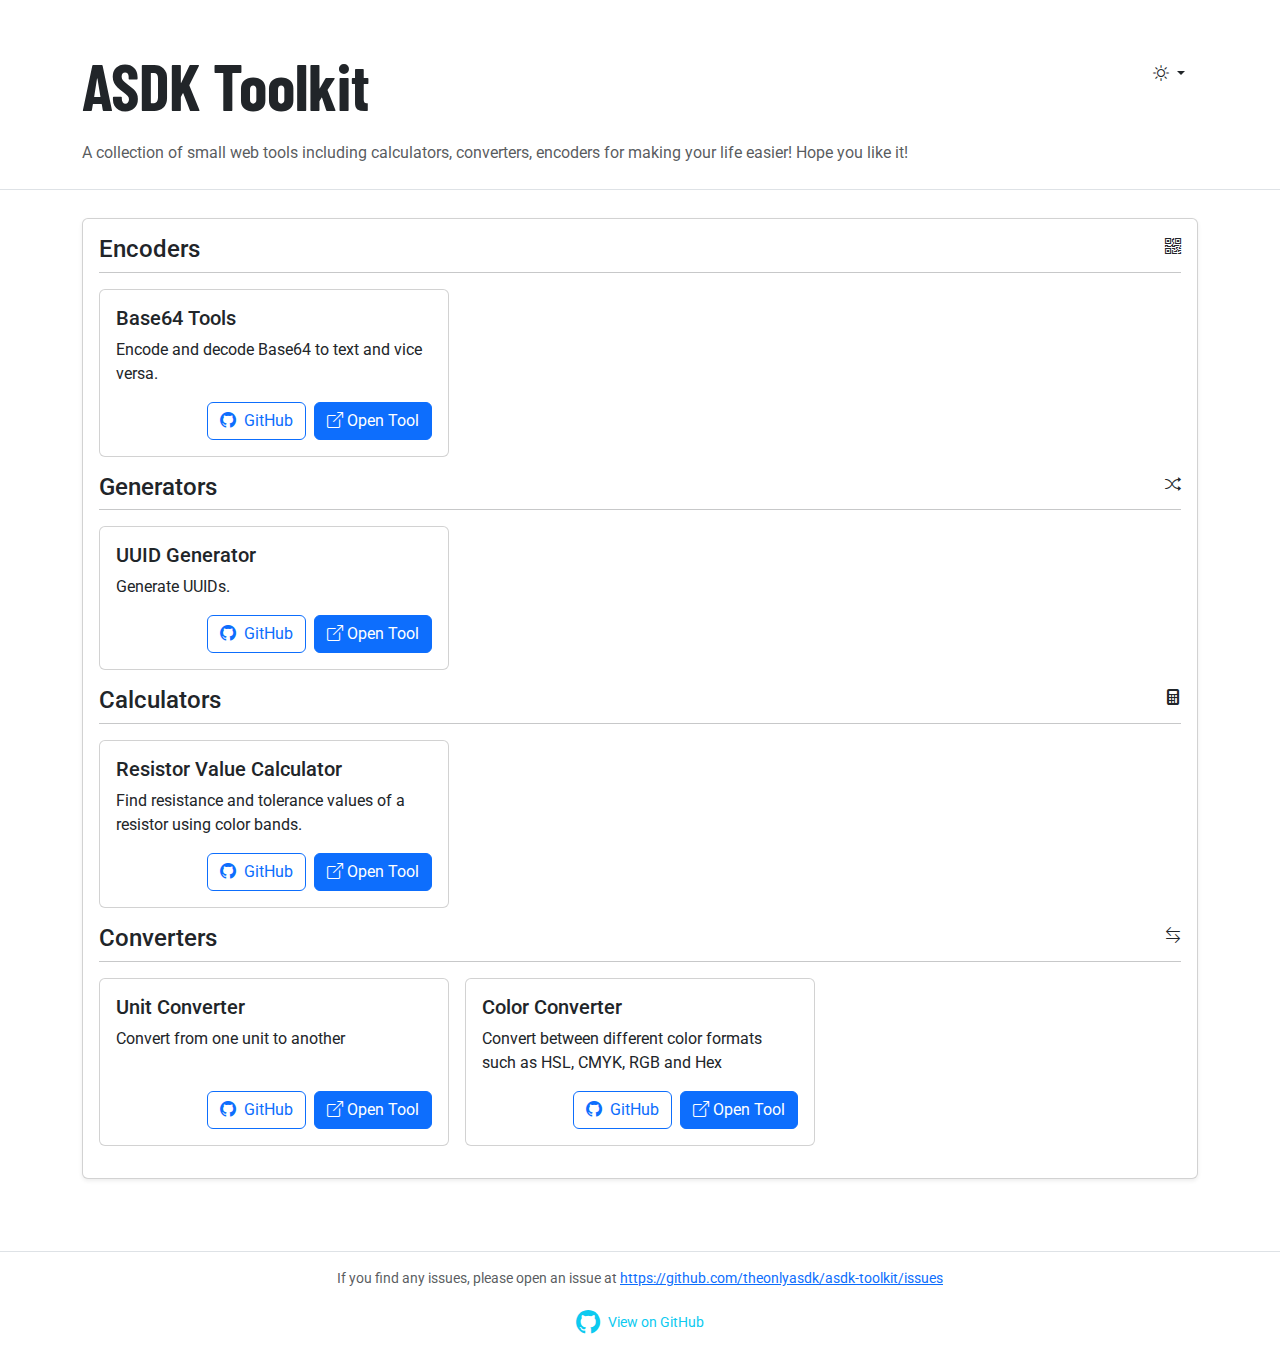
<file: index.html>
<!doctype html>
<html lang="en">

<head>
    <meta charset="utf-8">
    <meta name="viewport" content="width=device-width,initial-scale=1">
    <title>ASDK Toolkit</title>
    <link href="https://cdn.jsdelivr.net/npm/bootstrap@5.3.2/dist/css/bootstrap.min.css" rel="stylesheet">
    <link href="https://cdn.jsdelivr.net/npm/bootstrap-icons@1.11.3/font/bootstrap-icons.css" rel="stylesheet">
    <script src="https://code.jquery.com/jquery-3.7.1.min.js"></script>
    <script src="https://cdn.jsdelivr.net/npm/bootstrap@5.3.2/dist/js/bootstrap.bundle.min.js"></script>
    <link rel="preconnect" href="https://fonts.googleapis.com">
    <link rel="preconnect" href="https://fonts.gstatic.com" crossorigin>
    <link
        href="https://fonts.googleapis.com/css2?family=Barlow+Condensed:ital,wght@0,100;0,200;0,300;0,400;0,500;0,600;0,700;0,800;0,900;1,100;1,200;1,300;1,400;1,500;1,600;1,700;1,800;1,900&family=Inconsolata:wght@200..900&family=Manrope:wght@200..800&family=Roboto:ital,wght@0,100..900;1,100..900&display=swap"
        rel="stylesheet">
    <link rel="stylesheet" href="css/app.css">
</head>

<body data-bs-theme="dark">
    <header class="mb-1 border-bottom pb-4">
        <div class="container d-flex justify-content-between align-items-center mb-2 mt-4">
            <h1 class="mt-4 asdk-toolkit fw-bold d-flex flex-row align-items-center gap-2 mb-0">
                ASDK Toolkit
            </h1>

            <!-- Theme toggle dropdown -->
            <div class="dropdown">
                <button class="btn dropdown-toggle" type="button" data-bs-toggle="dropdown" aria-expanded="false"
                    title="Select theme">
                    <i class="bi bi-sun"></i>
                </button>
                <ul class="dropdown-menu dropdown-menu-end shadow">
                    <li><a class="dropdown-item theme-option" href="#" data-theme="light"><i
                                class="bi bi-sun me-2"></i>Light</a></li>
                    <li><a class="dropdown-item theme-option" href="#" data-theme="dark"><i
                                class="bi bi-moon me-2"></i>Dark</a></li>
                    <li><a class="dropdown-item theme-option" href="#" data-theme="auto"><i
                                class="bi bi-circle-half me-2"></i>Auto</a></li>
                </ul>
            </div>
        </div>

        <div class="container">
            <p class="text-muted mb-0 mt-3">
                A collection of small web tools including calculators, converters, encoders for making your life easier!
                Hope you like it!
            </p>
        </div>
    </header>
    <div class="container py-4">
        <section class="mb-5 card p-3 shadow-sm" id="tools-section">
            <div class="d-flex flex-column gap-2 w-100 align-items-center justify-content-center">
                <span class="loader"></span>
                <p>Loading....</p>
            </div>
        </section>
    </div>
    <footer class="d-flex flex-column align-items-center justify-content-center text-center pt-3 pb-3 border-top">
        <p class="small text-muted mb-3">
            If you find any issues, please open an issue at <a
                href="https://github.com/theonlyasdk/asdk-toolkit/issues">https://github.com/theonlyasdk/asdk-toolkit/issues</a>
        </p>
        <small>
            <a href="https://github.com/theonlyasdk/asdk-toolkit/" target="_blank" style="max-width: max-content;"
                class="d-flex flex-row gap-2 align-items-center justify-content-center text-decoration-none text-info">
                <i class="bi bi-github fs-4"></i>View on GitHub
            </a>
        </small>
    </footer>
</body>
<script src="js/index.js"></script>

</html>
</file>
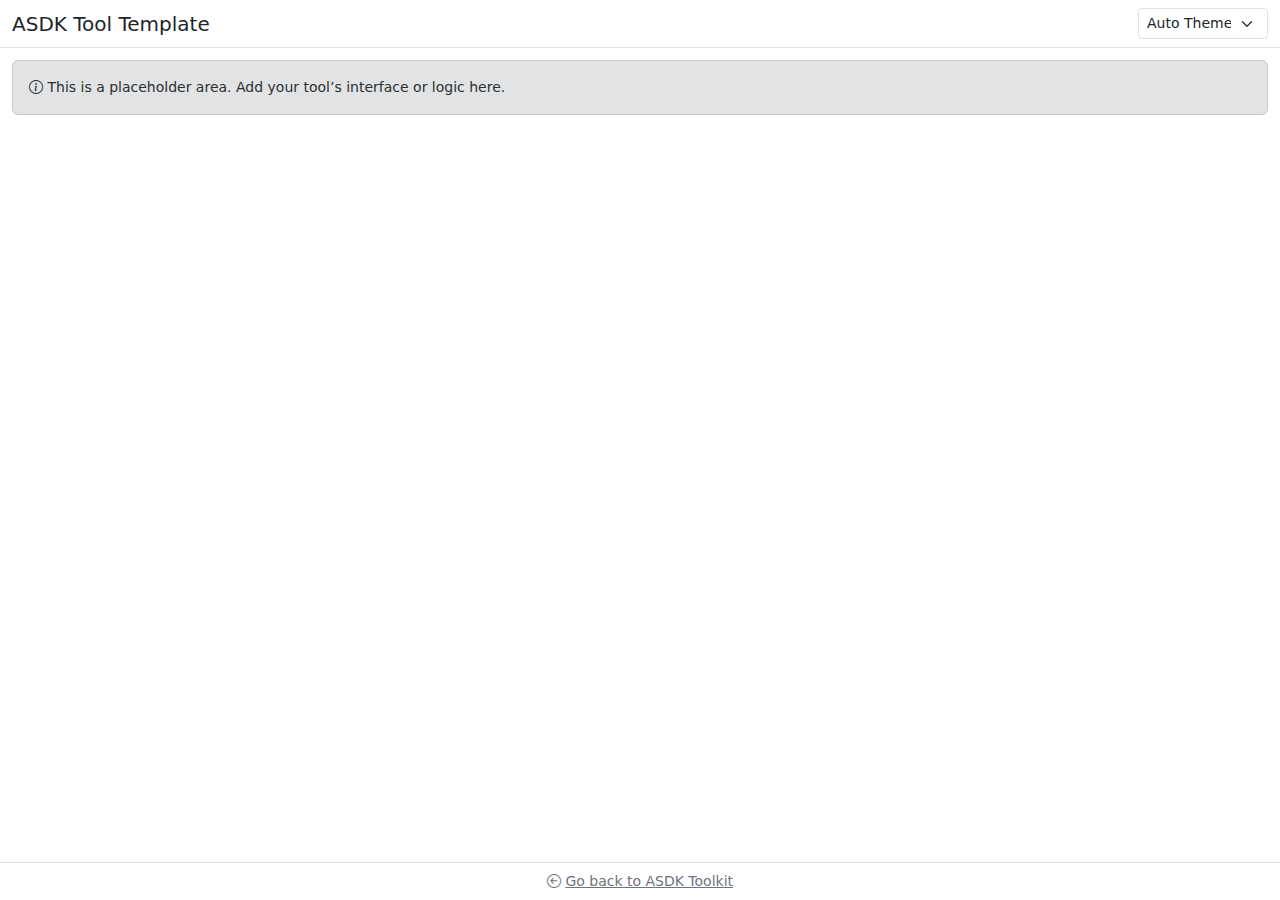
<file: docs/tool_template.htm>
<!doctype html>
<html lang="en">
<head>
    <meta charset="utf-8" />
    <meta name="viewport" content="width=device-width,initial-scale=1" />
    <title>ASDK Tool Template</title>

    <link href="https://cdn.jsdelivr.net/npm/bootstrap@5.3.3/dist/css/bootstrap.min.css" rel="stylesheet">
    <link href="https://cdn.jsdelivr.net/npm/bootstrap-icons@1.11.3/font/bootstrap-icons.css" rel="stylesheet">
    <link href="https://fonts.googleapis.com/css2?family=Inconsolata&display=swap" rel="stylesheet">

    <style>
        body {
            height: 100vh;
            display: flex;
            flex-direction: column;
        }
        #main {
            flex: 1 1 auto;
            padding: .75rem;
            overflow-y: auto;
        }
        header {
            padding: .5rem .75rem;
            border-bottom: 1px solid var(--bs-border-color);
        }
    </style>
</head>
<body>
    <header class="d-flex align-items-center gap-3 flex-wrap">
        <h5 class="mb-0">ASDK Tool Template</h5>

        <div class="ms-auto d-flex align-items-center gap-2 flex-wrap">
            <select class="form-select form-select-sm" id="themeSelect" style="width:130px;" title="Select theme">
                <option value="auto">Auto Theme</option>
                <option value="light">Light Theme</option>
                <option value="dark">Dark Theme</option>
            </select>
        </div>
    </header>

    <main id="main" class="container-fluid">
        <!-- Tool content goes here -->
        <div class="alert alert-secondary small" role="alert">
            <i class="bi bi-info-circle"></i>
            This is a placeholder area. Add your tool’s interface or logic here.
        </div>
    </main>

    <div class="p-2 text-center small border-top">
        <i class="bi bi-arrow-left-circle pr-3 link-secondary"></i>
        <a href="https://theonlyasdk.github.io/asdk-toolkit" class="link-secondary" title="Go back to ASDK Toolkit">
            Go back to ASDK Toolkit
        </a>
    </div>

    <script src="https://code.jquery.com/jquery-3.7.1.min.js"></script>
    <script src="https://cdn.jsdelivr.net/npm/bootstrap@5.3.3/dist/js/bootstrap.bundle.min.js"></script>

    <script>
    (function($){
        // === THEME HANDLING ===
        const $theme = $('#themeSelect');
        function applyTheme(mode){
            if(mode === 'auto'){
                const prefersDark = window.matchMedia('(prefers-color-scheme: dark)').matches;
                document.body.setAttribute('data-bs-theme', prefersDark ? 'dark' : 'light');
            } else {
                document.body.setAttribute('data-bs-theme', mode);
            }
        }
        const storedMode = localStorage.getItem('asdk-toolkit-theme') || 'auto';
        $theme.val(storedMode);
        applyTheme(storedMode);
        $theme.on('change', function(){
            const val = $(this).val();
            localStorage.setItem('asdk-toolkit-theme', val);
            applyTheme(val);
        });

        // === TOOL LOGIC PLACEHOLDER ===
        // Insert tool-specific JS below this line
        // Example:
        // $('#main').append('<p class="text-muted">Tool initialized.</p>');
    })(jQuery);
    </script>
</body>
</html>
</file>
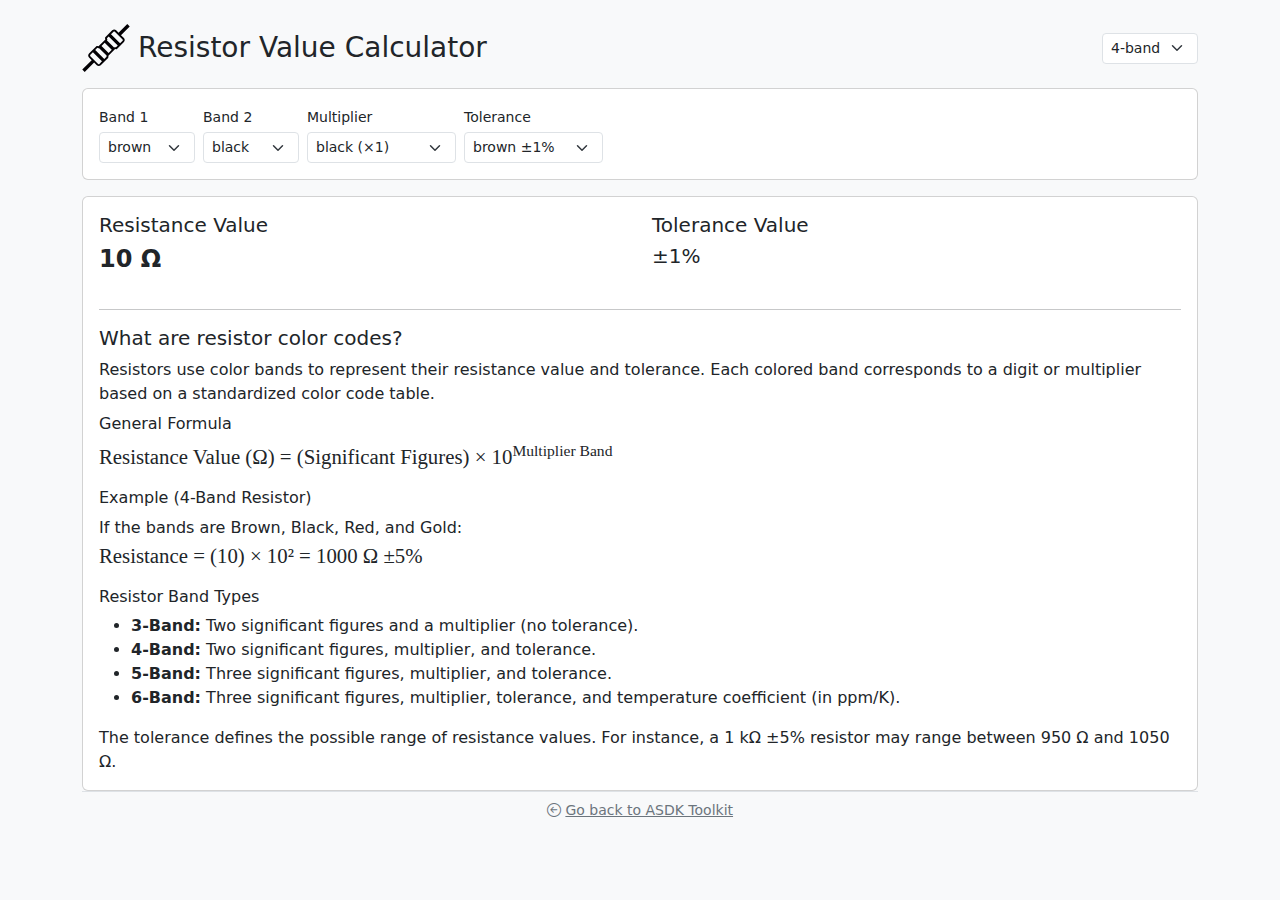
<file: tools/calculators/resistor_value_calc.html>
<!doctype html>
<html lang="en">
    <head>
        <meta charset="utf-8" />
        <meta name="viewport" content="width=device-width,initial-scale=1" />
        <title>Resistor Value Calculator</title>
        <link href="https://cdn.jsdelivr.net/npm/bootstrap@5.3.2/dist/css/bootstrap.min.css" rel="stylesheet" />
        <link href="https://cdn.jsdelivr.net/npm/bootstrap-icons@1.11.3/font/bootstrap-icons.css" rel="stylesheet" />
        <script src="https://code.jquery.com/jquery-3.7.1.min.js"></script>
        <script src="https://cdn.jsdelivr.net/npm/bootstrap@5.3.2/dist/js/bootstrap.bundle.min.js"></script>
        <style>
            .serif {
                font-family: "Times New Roman", serif;
                font-size: 1.3em;
            }
        </style>
    </head>
    <body class="bg-light">
        <div class="container py-4">
            <div class="d-flex justify-content-between align-items-center mb-3">
                <h3 class="m-0 d-flex flex-row align-items-center justify-content-center gap-2">
                    <!-- SVG credits: https://www.svgrepo.com/svg/162003/resistor -->
                    <svg height="48px" width="48px" id="Capa_1" version="1.1" xmlns="http://www.w3.org/2000/svg" xmlns:xlink="http://www.w3.org/1999/xlink" viewBox="0 0 13.894 13.894" xml:space="preserve" title="Icon from svgrepo.com">
                        <g>
                            <path
                                style="fill: #030104"
                                d="M11.285,3.234l2.529-2.529L13.108,0L10.58,2.529l-0.69-0.691c-0.315-0.315-0.829-0.315-1.146,0
			L6.739,3.842C6.673,3.908,6.645,4.006,6.668,4.098l0.089,0.359l-1.98,1.979L4.418,6.347C4.326,6.325,4.229,6.351,4.162,6.418
			L2.03,8.553c-0.316,0.315-0.316,0.829,0,1.145l0.77,0.771l-2.72,2.72l0.705,0.705l2.72-2.72l0.77,0.77
			c0.316,0.315,0.83,0.315,1.146,0l2.132-2.133c0.048-0.048,0.076-0.11,0.079-0.177l0.023-0.44l1.93-1.931L9.899,7.31
			c0.085,0.013,0.17-0.016,0.23-0.076l2.005-2.004c0.315-0.316,0.315-0.83,0-1.146L11.285,3.234z M5.039,11.561
			c-0.106,0.105-0.277,0.105-0.382,0L2.412,9.316c-0.105-0.104-0.105-0.276,0-0.382L3.157,8.19l2.626,2.626L5.039,11.561z
			 M7.098,9.502l-0.646,0.646L3.826,7.522L4.437,6.91l0.359,0.089c0.055,0.014,0.111,0.008,0.163-0.012l2.158,2.157L7.098,9.502z
			 M7.697,8.387L5.644,6.335l0.918-0.918l2.052,2.051L7.697,8.387z M9.845,6.756L9.531,6.709c-0.085-0.013-0.17,0.015-0.23,0.076
			L9.284,6.801L7.232,4.749l0.017-0.016c0.066-0.067,0.094-0.165,0.07-0.257L7.231,4.118l0.495-0.496l2.627,2.626L9.845,6.756z
			 M11.753,4.847L11.02,5.579L8.394,2.952l0.732-0.731c0.105-0.106,0.277-0.105,0.382,0l2.245,2.244
			C11.857,4.571,11.858,4.742,11.753,4.847z"
                            />
                        </g>
                    </svg>
                    Resistor Value Calculator
                </h3>
                <select id="bands" class="form-select form-select-sm" style="width: auto" title="Select resistor band type">
                    <option value="3">3-band</option>
                    <option value="4" selected>4-band</option>
                    <option value="5">5-band</option>
                    <option value="6">6-band</option>
                </select>
            </div>

            <div class="card mb-3">
                <div class="card-body">
                    <form id="calc" class="row g-2 align-items-end">
                        <div class="col-auto">
                            <label class="form-label small mb-1">Band 1</label>
                            <select id="b1" class="form-select form-select-sm">
                                <option style="background: black; color: white" value="0">black</option>
                                <option style="background: brown; color: white" value="1" selected>brown</option>
                                <option style="background: red; color: white" value="2">red</option>
                                <option style="background: orange" value="3">orange</option>
                                <option style="background: yellow; color: black" value="4">yellow</option>
                                <option style="background: green; color: white" value="5">green</option>
                                <option style="background: blue; color: white" value="6">blue</option>
                                <option style="background: violet; color: white" value="7">violet</option>
                                <option style="background: grey; color: white" value="8">grey</option>
                                <option style="background: white; color: black" value="9">white</option>
                            </select>
                        </div>

                        <div class="col-auto">
                            <label class="form-label small mb-1">Band 2</label>
                            <select id="b2" class="form-select form-select-sm">
                                <option style="background: black; color: white" value="0" selected>black</option>
                                <option style="background: brown; color: white" value="1">brown</option>
                                <option style="background: red; color: white" value="2">red</option>
                                <option style="background: orange" value="3">orange</option>
                                <option style="background: yellow; color: black" value="4">yellow</option>
                                <option style="background: green; color: white" value="5">green</option>
                                <option style="background: blue; color: white" value="6">blue</option>
                                <option style="background: violet; color: white" value="7">violet</option>
                                <option style="background: grey; color: white" value="8">grey</option>
                                <option style="background: white; color: black" value="9">white</option>
                            </select>
                        </div>

                        <div id="band3wrap" class="col-auto d-none">
                            <label class="form-label small mb-1">Band 3</label>
                            <select id="b3" class="form-select form-select-sm">
                                <option style="background: black; color: white" value="0" selected>black</option>
                                <option style="background: brown; color: white" value="1">brown</option>
                                <option style="background: red; color: white" value="2">red</option>
                                <option style="background: orange" value="3">orange</option>
                                <option style="background: yellow" value="4">yellow</option>
                                <option style="background: green; color: white" value="5">green</option>
                                <option style="background: blue; color: white" value="6">blue</option>
                                <option style="background: violet; color: white" value="7">violet</option>
                                <option style="background: grey; color: white" value="8">grey</option>
                                <option style="background: white" value="9">white</option>
                            </select>
                        </div>

                        <div class="col-auto">
                            <label class="form-label small mb-1">Multiplier</label>
                            <select id="mult" class="form-select form-select-sm">
                                <option style="background: black; color: white" value="1" selected>black (×1)</option>
                                <option style="background: brown; color: white" value="10">brown (×10)</option>
                                <option style="background: red; color: white" value="100">red (×100)</option>
                                <option style="background: orange" value="1000">orange (×1k)</option>
                                <option style="background: yellow" value="10000">yellow (×10k)</option>
                                <option style="background: green; color: white" value="100000">green (×100k)</option>
                                <option style="background: blue; color: white" value="1000000">blue (×1M)</option>
                                <option style="background: violet; color: white" value="10000000">violet (×10M)</option>
                                <option style="background: grey; color: white" value="100000000">grey (×100M)</option>
                                <option style="background: white" value="1000000000">white (×1G)</option>
                                <option style="background: gold" value="0.1">gold (×0.1)</option>
                                <option style="background: silver" value="0.01">silver (×0.01)</option>
                            </select>
                        </div>

                        <div class="col-auto">
                            <label class="form-label small mb-1">Tolerance</label>
                            <select id="tol" class="form-select form-select-sm">
                                <option style="background: brown; color: white" value="1" selected>brown ±1%</option>
                                <option style="background: red; color: white" value="2">red ±2%</option>
                                <option style="background: green; color: white" value="0.5">green ±0.5%</option>
                                <option style="background: blue; color: white" value="0.25">blue ±0.25%</option>
                                <option style="background: violet; color: white" value="0.1">violet ±0.1%</option>
                                <option style="background: grey; color: white" value="0.05">grey ±0.05%</option>
                                <option style="background: gold" value="5">gold ±5%</option>
                                <option style="background: silver" value="10">silver ±10%</option>
                                <option style="background: white" value="20">none ±20%</option>
                            </select>
                        </div>

                        <div id="tempwrap" class="col-auto d-none">
                            <label class="form-label small mb-1">Temp. Coeff.</label>
                            <select id="temp" class="form-select form-select-sm">
                                <option style="background: brown; color: white" value="100">brown (100ppm/K)</option>
                                <option style="background: red; color: white" value="50">red (50ppm/K)</option>
                                <option style="background: orange" value="15">orange (15ppm/K)</option>
                                <option style="background: yellow" value="25">yellow (25ppm/K)</option>
                                <option style="background: blue; color: white" value="10">blue (10ppm/K)</option>
                                <option style="background: violet; color: white" value="5">violet (5ppm/K)</option>
                            </select>
                        </div>
                    </form>
                </div>
            </div>

            <div id="out" class="card">
                <div class="card-body">
                    <div class="row">
                        <div class="col-md-6">
                            <h5 class="mb-1">Resistance Value</h5>
                            <p id="value" class="fs-4 fw-bold">—</p>
                        </div>
                        <div class="col-md-6">
                            <h5 class="mb-1">Tolerance Value</h5>
                            <p id="tolerance" class="fs-5">—</p>
                            <p id="tempco" class="fs-6 text-muted"></p>
                        </div>
                    </div>
                    <hr />
                    <div>
                        <h5>What are resistor color codes?</h5>
                        <p class="mb-2">Resistors use color bands to represent their resistance value and tolerance. Each colored band corresponds to a digit or multiplier based on a standardized color code table.</p>

                        <h6>General Formula</h6>
                        <p class="serif">Resistance Value (Ω) = (Significant Figures) × 10<sup>Multiplier Band</sup></p>

                        <h6>Example (4-Band Resistor)</h6>
                        If the bands are Brown, Black, Red, and Gold:
                        <p class="serif">Resistance = (10) × 10² = 1000 Ω ±5%</p>

                        <h6>Resistor Band Types</h6>
                        <ul>
                            <li><strong>3-Band:</strong> Two significant figures and a multiplier (no tolerance).</li>
                            <li><strong>4-Band:</strong> Two significant figures, multiplier, and tolerance.</li>
                            <li><strong>5-Band:</strong> Three significant figures, multiplier, and tolerance.</li>
                            <li><strong>6-Band:</strong> Three significant figures, multiplier, tolerance, and temperature coefficient (in ppm/K).</li>
                        </ul>

                        <p class="mt-2 mb-0">The tolerance defines the possible range of resistance values. For instance, a 1 kΩ ±5% resistor may range between 950 Ω and 1050 Ω.</p>
                    </div>
                </div>
            </div>

            <div class="p-2 text-center small border-top">
                <i class="bi bi-arrow-left-circle pr-3 link-secondary"></i>
                <a href="https://theonlyasdk.github.io/asdk-toolkit" class="link-secondary" title="Go back to ASDK Toolkit"> Go back to ASDK Toolkit </a>
            </div>
        </div>

        <script>
            $(() => {
                function formatOhms(n) {
                    if (n >= 1e9) return n / 1e9 + " GΩ";
                    if (n >= 1e6) return n / 1e6 + " MΩ";
                    if (n >= 1e3) return n / 1e3 + " kΩ";
                    return n + " Ω";
                }
                function compute() {
                    var bands = $("#bands").val();
                    var d1 = parseInt($("#b1").val()),
                        d2 = parseInt($("#b2").val()),
                        mult = parseFloat($("#mult").val()),
                        tol = $("#tol").val();
                    var val,
                        tempText = "";
                    if (bands === "3") {
                        val = (d1 * 10 + d2) * mult;
                        $("#band3wrap").addClass("d-none");
                        $("#tempwrap").addClass("d-none");
                    } else if (bands === "4") {
                        val = (d1 * 10 + d2) * mult;
                        $("#band3wrap").addClass("d-none");
                        $("#tempwrap").addClass("d-none");
                    } else if (bands === "5") {
                        const d3 = parseInt($("#b3").val());
                        val = (d1 * 100 + d2 * 10 + d3) * mult;
                        $("#band3wrap").removeClass("d-none");
                        $("#tempwrap").addClass("d-none");
                    } else {
                        const d3 = parseInt($("#b3").val()),
                            temp = $("#temp option:selected").text();
                        val = (d1 * 100 + d2 * 10 + d3) * mult;
                        tempText = temp;
                        $("#band3wrap").removeClass("d-none");
                        $("#tempwrap").removeClass("d-none");
                    }
                    $("#value").text(formatOhms(Number(val.toFixed(6))));
                    $("#tolerance").text("±" + tol + "%");
                    if (tempText) $("#tempco").text("Temperature coefficient: " + tempText);
                }
                $("#bands, #calc select").on("change", compute);
                compute();
            });
        </script>
    </body>
</html>
</file>
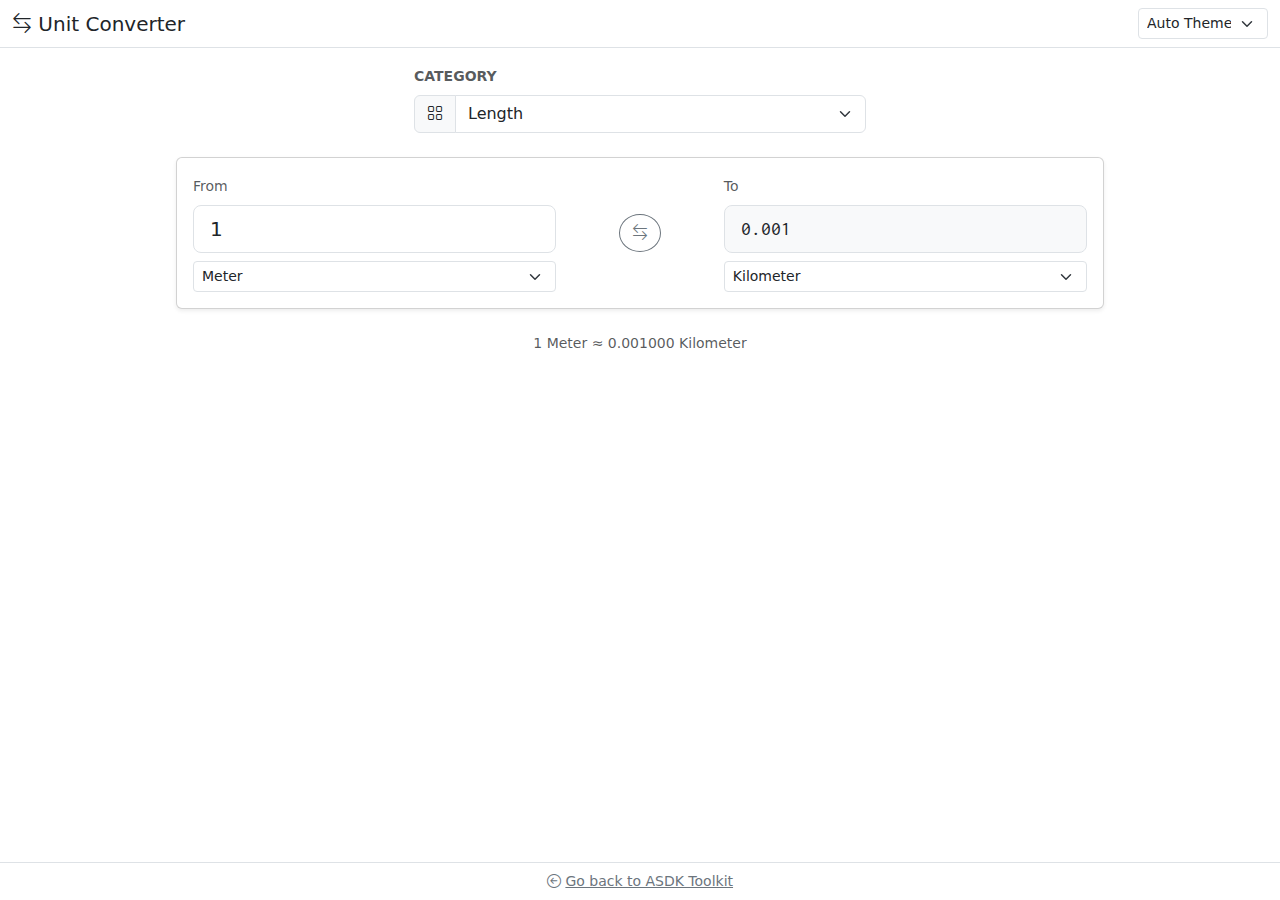
<file: tools/converters/unit_converter.html>
<!doctype html>
<html lang="en">
<head>
    <meta charset="utf-8" />
    <meta name="viewport" content="width=device-width,initial-scale=1" />
    <title>Unit Converter – ASDK Toolkit</title>

    <link href="https://cdn.jsdelivr.net/npm/bootstrap@5.3.3/dist/css/bootstrap.min.css" rel="stylesheet" />
    <link href="https://cdn.jsdelivr.net/npm/bootstrap-icons@1.11.3/font/bootstrap-icons.css" rel="stylesheet" />
    <link href="https://fonts.googleapis.com/css2?family=Inconsolata&display=swap" rel="stylesheet" />

    <style>
        body {
            height: 100vh;
            display: flex;
            flex-direction: column;
        }
        #main {
            flex: 1 1 auto;
            padding: 1rem;
            overflow-y: auto;
        }
        @media (min-width: 768px) {
            #main {
                max-width: 960px;
                margin: 0 auto;
            }
        }
        header {
            padding: 0.5rem 0.75rem;
            border-bottom: 1px solid var(--bs-border-color);
        }
        /* Custom tweaks to match other tools */
        .result-display {
            font-family: "Inconsolata", monospace;
            font-size: 1.25rem;
            background-color: var(--bs-tertiary-bg);
        }
    </style>
</head>
<body>
    <header class="d-flex align-items-center gap-3 flex-wrap">
        <h5 class="mb-0"><i class="bi bi-arrow-left-right"></i> Unit Converter</h5>
        <div class="ms-auto d-flex align-items-center gap-2 flex-wrap">
            <select class="form-select form-select-sm" id="themeSelect" style="width: 130px" title="Select theme">
                <option value="auto">Auto Theme</option>
                <option value="light">Light Theme</option>
                <option value="dark">Dark Theme</option>
            </select>
        </div>
    </header>

    <main id="main" class="container-fluid">
        
        <div class="row mb-4 justify-content-center">
            <div class="col-md-6">
                <label for="categorySelect" class="form-label small text-uppercase fw-bold text-muted">Category</label>
                <div class="input-group">
                    <span class="input-group-text"><i class="bi bi-grid"></i></span>
                    <select class="form-select" id="categorySelect">
                        <option value="length">Length</option>
                        <option value="mass">Mass / Weight</option>
                        <option value="temperature">Temperature</option>
                        <option value="area">Area</option>
                        <option value="time">Time</option>
                        <option value="digital">Digital Storage</option>
                    </select>
                </div>
            </div>
        </div>

        <div class="card shadow-sm">
            <div class="card-body">
                <div class="row g-3 align-items-center">
                    
                    <div class="col-md-5">
                        <label class="form-label small text-muted">From</label>
                        <input type="number" class="form-control form-control-lg mb-2" id="inputVal" value="1" placeholder="Enter value">
                        <select class="form-select form-select-sm" id="fromUnit"></select>
                    </div>

                    <div class="col-md-2 text-center py-2">
                        <button class="btn btn-outline-secondary rounded-circle" id="swapBtn" title="Swap Units">
                            <i class="bi bi-arrow-left-right"></i>
                        </button>
                    </div>

                    <div class="col-md-5">
                        <label class="form-label small text-muted">To</label>
                        <div class="form-control form-control-lg mb-2 d-flex align-items-center result-display text-truncate" id="outputVal">
                            ---
                        </div>
                        <select class="form-select form-select-sm" id="toUnit"></select>
                    </div>

                </div>
            </div>
        </div>

        <div class="mt-4 text-center text-muted small fade show" id="formulaDisplay">
            </div>

    </main>

    <div class="p-2 text-center small border-top">
        <i class="bi bi-arrow-left-circle link-secondary"></i>
        <a href="https://theonlyasdk.github.io/asdk-toolkit" class="link-secondary" title="Go back to ASDK Toolkit"> Go back to ASDK Toolkit </a>
    </div>

    <script src="https://code.jquery.com/jquery-3.7.1.min.js"></script>
    <script src="https://cdn.jsdelivr.net/npm/bootstrap@5.3.3/dist/js/bootstrap.bundle.min.js"></script>

    <script>
        (($) => {
            // === DATA DEFINITIONS ===
            const definitions = {
                length: {
                    base: 'm',
                    units: {
                        m: { name: 'Meter', rate: 1 },
                        km: { name: 'Kilometer', rate: 1000 },
                        cm: { name: 'Centimeter', rate: 0.01 },
                        mm: { name: 'Millimeter', rate: 0.001 },
                        mi: { name: 'Mile', rate: 1609.344 },
                        yd: { name: 'Yard', rate: 0.9144 },
                        ft: { name: 'Foot', rate: 0.3048 },
                        in: { name: 'Inch', rate: 0.0254 }
                    }
                },
                mass: {
                    base: 'g',
                    units: {
                        g: { name: 'Gram', rate: 1 },
                        kg: { name: 'Kilogram', rate: 1000 },
                        mg: { name: 'Milligram', rate: 0.001 },
                        lb: { name: 'Pound', rate: 453.59237 },
                        oz: { name: 'Ounce', rate: 28.34952 }
                    }
                },
                time: {
                    base: 's',
                    units: {
                        s: { name: 'Second', rate: 1 },
                        min: { name: 'Minute', rate: 60 },
                        h: { name: 'Hour', rate: 3600 },
                        d: { name: 'Day', rate: 86400 },
                        wk: { name: 'Week', rate: 604800 },
                        y: { name: 'Year (365d)', rate: 31536000 }
                    }
                },
                area: {
                    base: 'm2',
                    units: {
                        m2: { name: 'Square Meter', rate: 1 },
                        km2: { name: 'Square Kilometer', rate: 1000000 },
                        ft2: { name: 'Square Foot', rate: 0.092903 },
                        ac: { name: 'Acre', rate: 4046.86 },
                        ha: { name: 'Hectare', rate: 10000 }
                    }
                },
                digital: {
                    base: 'b',
                    units: {
                        b: { name: 'Bit', rate: 1 },
                        B: { name: 'Byte', rate: 8 },
                        KB: { name: 'Kilobyte', rate: 8192 },
                        MB: { name: 'Megabyte', rate: 8388608 },
                        GB: { name: 'Gigabyte', rate: 8589934592 },
                        TB: { name: 'Terabyte', rate: 8796093022208 }
                    }
                },
                temperature: {
                    special: true, // Requires custom logic, not simple multiplier
                    units: {
                        c: { name: 'Celsius' },
                        f: { name: 'Fahrenheit' },
                        k: { name: 'Kelvin' }
                    }
                }
            };

            // === THEME HANDLING (Standard ASDK) ===
            const $theme = $("#themeSelect");
            function applyTheme(mode) {
                if (mode === "auto") {
                    const prefersDark = window.matchMedia("(prefers-color-scheme: dark)").matches;
                    document.body.setAttribute("data-bs-theme", prefersDark ? "dark" : "light");
                } else {
                    document.body.setAttribute("data-bs-theme", mode);
                }
            }
            const storedMode = localStorage.getItem("asdk-toolkit-theme") || "auto";
            $theme.val(storedMode);
            applyTheme(storedMode);
            $theme.on("change", function () {
                const val = $(this).val();
                localStorage.setItem("asdk-toolkit-theme", val);
                applyTheme(val);
            });

            // === CONVERTER LOGIC ===
            const $cat = $('#categorySelect');
            const $from = $('#fromUnit');
            const $to = $('#toUnit');
            const $in = $('#inputVal');
            const $out = $('#outputVal');
            const $formula = $('#formulaDisplay');

            function populateUnits() {
                const cat = $cat.val();
                const units = definitions[cat].units;
                let options = '';
                
                Object.keys(units).forEach(key => {
                    options += `<option value="${key}">${units[key].name}</option>`;
                });

                $from.html(options);
                $to.html(options);

                // Set defaults (first and second item if possible)
                const keys = Object.keys(units);
                if (keys.length > 1) $to.val(keys[1]);
            }

            function convert() {
                const cat = $cat.val();
                const fromKey = $from.val();
                const toKey = $to.val();
                let val = parseFloat($in.val());

                if (isNaN(val)) {
                    $out.text('---');
                    $formula.text('');
                    return;
                }

                let result;
                let formulaText = '';

                if (definitions[cat].special && cat === 'temperature') {
                    // Temperature Specific Logic
                    if (fromKey === toKey) result = val;
                    else if (fromKey === 'c' && toKey === 'f') result = (val * 9/5) + 32;
                    else if (fromKey === 'c' && toKey === 'k') result = val + 273.15;
                    else if (fromKey === 'f' && toKey === 'c') result = (val - 32) * 5/9;
                    else if (fromKey === 'f' && toKey === 'k') result = (val - 32) * 5/9 + 273.15;
                    else if (fromKey === 'k' && toKey === 'c') result = val - 273.15;
                    else if (fromKey === 'k' && toKey === 'f') result = (val - 273.15) * 9/5 + 32;
                } else {
                    // Standard Linear Conversion
                    const fromRate = definitions[cat].units[fromKey].rate;
                    const toRate = definitions[cat].units[toKey].rate;
                    
                    // Convert to base then to target
                    const baseVal = val * fromRate;
                    result = baseVal / toRate;
                }

                // Formatting
                // Avoid scientific notation for small manageable numbers, keep precision for others
                let displayRes = result;
                if (!Number.isInteger(result)) {
                    displayRes = parseFloat(result.toFixed(6)); // Clean up floating point errors
                }
                
                $out.text(displayRes);
                
                // Simple feedback
                $formula.text(`1 ${definitions[cat].units[fromKey].name} ≈ ${(result/val).toPrecision(4)} ${definitions[cat].units[toKey].name}`);
            }

            // Events
            $cat.on('change', () => {
                populateUnits();
                convert();
            });

            $from.on('change', convert);
            $to.on('change', convert);
            $in.on('input', convert);

            $('#swapBtn').on('click', () => {
                const prevFrom = $from.val();
                const prevTo = $to.val();
                $from.val(prevTo);
                $to.val(prevFrom);
                convert();
            });

            // Initialize
            populateUnits();
            convert();

        })(jQuery);
    </script>
</body>
</html>
</file>
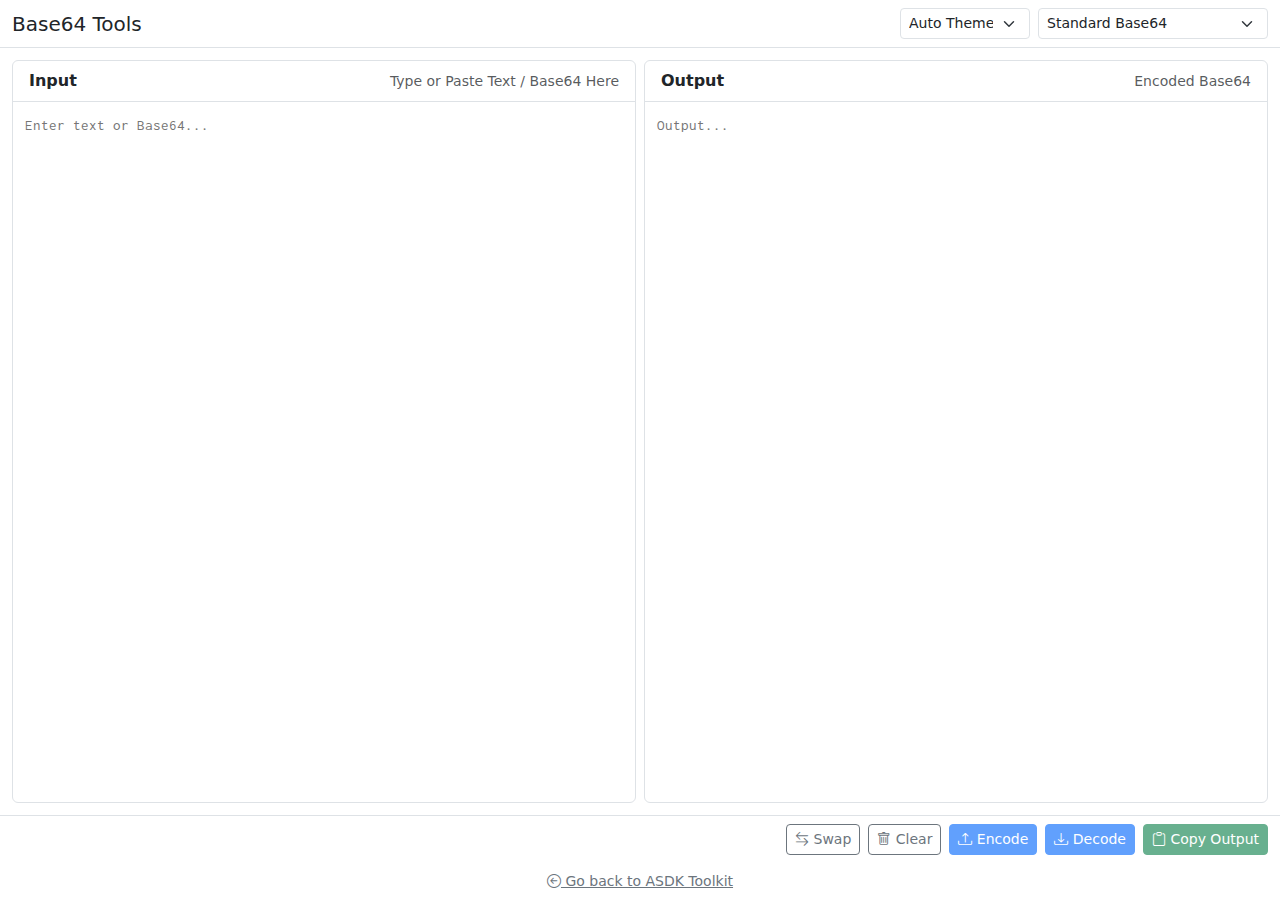
<file: tools/encoders/base64.html>
<!doctype html>
<html lang="en">
<head>
    <meta charset="utf-8" />
    <meta name="viewport" content="width=device-width,initial-scale=1" />
    <title>Base64 Tools</title>

    <link href="https://cdn.jsdelivr.net/npm/bootstrap@5.3.3/dist/css/bootstrap.min.css" rel="stylesheet">
    <link href="https://cdn.jsdelivr.net/npm/bootstrap-icons@1.11.3/font/bootstrap-icons.css" rel="stylesheet">
    <link href="https://fonts.googleapis.com/css2?family=Inconsolata&display=swap" rel="stylesheet">

    <style>
        body {
            height: 100vh;
            display: flex;
            flex-direction: column;
        }
        #main {
            flex: 1 1 auto;
            display: flex;
            flex-direction: row;
            overflow: hidden;
            padding: .75rem;
            gap: .5rem;
        }
        .pane {
            flex: 1 1 50%;
            min-width: 250px;
            border: 1px solid var(--bs-border-color);
            border-radius: .375rem;
            display: flex;
            flex-direction: column;
            overflow: hidden;
        }
        .pane textarea {
            flex: 1;
            border: none;
            resize: none;
            padding: .75rem;
            background: transparent;
            font-family: 'Inconsolata', monospace;
            font-size: .95rem;
        }
        header, footer {
            padding: .5rem .75rem;
            border-bottom: 1px solid var(--bs-border-color);
        }
        footer {
            border-top: 1px solid var(--bs-border-color);
            border-bottom: none;
        }
        @media (max-width: 768px) {
            #main {
                flex-direction: column;
            }
        }
    </style>
</head>
<body>
    <header class="d-flex align-items-center gap-3 flex-wrap">
        <h5 class="mb-0">Base64 Tools</h5>

        <div class="ms-auto d-flex align-items-center gap-2 flex-wrap">
            <select class="form-select form-select-sm" id="themeSelect" style="width:130px;" title="Select theme">
                <option value="auto">Auto Theme</option>
                <option value="light">Light Theme</option>
                <option value="dark">Dark Theme</option>
            </select>

            <select class="form-select form-select-sm" id="encodingMode" style="width:230px;" title="Choose Base64 flavor">
                <option value="standard">Standard Base64</option>
                <option value="url">Base64 URL-safe (base64url)</option>
            </select>
        </div>
    </header>

    <div id="main" class="container-fluid">
        <div id="leftPane" class="pane">
            <div class="px-3 py-2 border-bottom d-flex align-items-center justify-content-between">
                <strong>Input</strong>
                <small class="text-muted">Type or Paste Text / Base64 Here</small>
            </div>
            <textarea id="inputArea" placeholder="Enter text or Base64..." aria-label="Input text"></textarea>
        </div>

        <div id="rightPane" class="pane">
            <div class="px-3 py-2 border-bottom d-flex align-items-center justify-content-between">
                <strong>Output</strong>
                <small class="text-muted">Encoded Base64</small>
            </div>
            <textarea id="outputArea" placeholder="Output..." readonly aria-label="Output text"></textarea>
        </div>
    </div>

    <footer class="d-flex align-items-center flex-wrap">
        <div class="ms-auto d-flex gap-2 mt-2 mt-md-0">
            <button class="btn btn-outline-secondary btn-sm" id="swapBtn" title="Swap input and output"><i class="bi bi-arrow-left-right"></i> Swap</button>
            <button class="btn btn-outline-secondary btn-sm" id="clearBtn" title="Clear both panes"><i class="bi bi-trash"></i> Clear</button>
            <button class="btn btn-primary btn-sm" id="encodeBtn" title="Encode input to Base64" disabled><i class="bi bi-upload"></i> Encode</button>
            <button class="btn btn-primary btn-sm" id="decodeBtn" title="Decode Base64 to text" disabled><i class="bi bi-download"></i> Decode</button>
            <button class="btn btn-success btn-sm" id="copyBtn" title="Copy output to clipboard" disabled><i class="bi bi-clipboard"></i> Copy Output</button>
        </div>
    </footer>

    <div class="p-2 text-center small">
        <a href="https://theonlyasdk.github.io/asdk-toolkit" class="link-secondary" title="Go back to ASDK Toolkit">
            <i class="bi bi-arrow-left-circle"></i> Go back to ASDK Toolkit
        </a>
    </div>

    <script src="https://code.jquery.com/jquery-3.7.1.min.js"></script>
    <script src="https://cdn.jsdelivr.net/npm/bootstrap@5.3.3/dist/js/bootstrap.bundle.min.js"></script>
    <script>
    (function($){
        // Theme handling
        const $theme = $('#themeSelect');
        function applyTheme(mode){
            if(mode === 'auto'){
                const prefersDark = window.matchMedia('(prefers-color-scheme: dark)').matches;
                document.body.setAttribute('data-bs-theme', prefersDark ? 'dark':'light');
            } else {
                document.body.setAttribute('data-bs-theme', mode);
            }
        }
        const storedMode = localStorage.getItem('asdk-theme-mode') || 'auto';
        $theme.val(storedMode);
        applyTheme(storedMode);
        $theme.on('change', function(){
            const val = $(this).val();
            localStorage.setItem('asdk-theme-mode', val);
            applyTheme(val);
        });

        // Base64 helpers
        function uint8ToBase64(uint8){
            let res='',chunk=0x8000,i=0;
            while(i<uint8.length){
                const part=uint8.subarray(i,i+chunk);
                res+=String.fromCharCode.apply(null,part);
                i+=chunk;
            }
            return btoa(res);
        }
        function base64ToUint8(b64){
            const bin=atob(b64),len=bin.length,bytes=new Uint8Array(len);
            for(let i=0;i<len;i++)bytes[i]=bin.charCodeAt(i);
            return bytes;
        }
        function encodeBase64(str,urlSafe){
            const enc=new TextEncoder().encode(str);
            let b64=uint8ToBase64(enc);
            if(urlSafe) b64=b64.replace(/\+/g,'-').replace(/\//g,'_').replace(/=+$/,'');
            return b64;
        }
        function decodeBase64ToString(b64,urlSafe){
            if(urlSafe){
                b64=b64.replace(/-/g,'+').replace(/_/g,'/');
                const pad=b64.length%4;
                if(pad===2)b64+='=='; else if(pad===3)b64+='=';
            }
            const bytes=base64ToUint8(b64);
            return new TextDecoder().decode(bytes);
        }

        const $in=$('#inputArea'),$out=$('#outputArea'),$mode=$('#encodingMode');
        const $encode=$('#encodeBtn'),$decode=$('#decodeBtn'),$copy=$('#copyBtn');

        function updateButtons(){
            const txt=$in.val().trim();
            const mode=$mode.val();
            const b64pattern=mode==='url'?/^[A-Za-z0-9\-_]+={0,2}$/:/^[A-Za-z0-9+/]+={0,2}$/;
            const looksB64=b64pattern.test(txt)&&txt.length>=4;
            $encode.prop('disabled',!txt);
            $decode.prop('disabled',!looksB64);
            $copy.prop('disabled',!$out.val().trim());
        }

        function autoEncode(){
            const txt=$in.val();
            if(!txt){$out.val('');updateButtons();return;}
            try{
                $out.val(encodeBase64(txt,$mode.val()==='url'));
            }catch(e){
                $out.val('Error encoding: '+e.message);
            }
            updateButtons();
        }

        $in.on('input', autoEncode);
        $mode.on('change', autoEncode);

        $encode.on('click',()=>{try{$out.val(encodeBase64($in.val(),$mode.val()==='url'));}catch(e){$out.val('Error: '+e.message);}updateButtons();});
        $decode.on('click',()=>{try{$out.val(decodeBase64ToString($in.val().trim(),$mode.val()==='url'));}catch(e){$out.val('Error: '+e.message);}updateButtons();});
        $('#clearBtn').on('click',()=>{$in.val('');$out.val('');updateButtons();$in.focus();});
        $('#swapBtn').on('click',()=>{const a=$in.val(),b=$out.val();$in.val(b);$out.val(a);autoEncode();});
        $copy.on('click',()=>{
            const txt=$out.val();if(!txt)return;
            navigator.clipboard.writeText(txt).then(()=>{
                const o=$copy.html();
                $copy.html('<i class="bi bi-check-lg"></i> Copied');
                setTimeout(()=>{$copy.html(o);},1200);
            });
        });

        updateButtons();
    })(jQuery);
    </script>
</body>
</html>
</file>
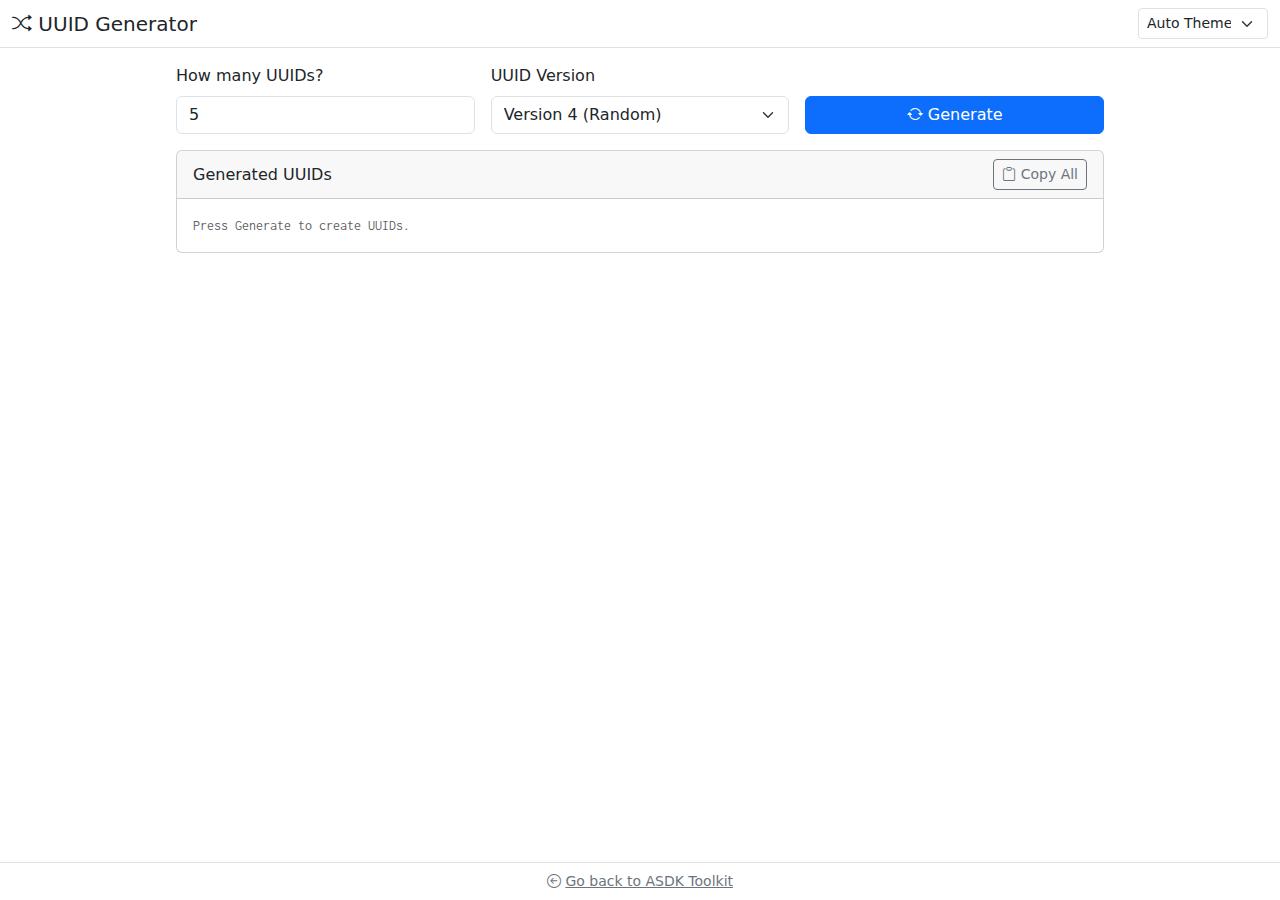
<file: tools/generators/uuid.html>
<!doctype html>
<html lang="en">
<head>
    <meta charset="utf-8" />
    <meta name="viewport" content="width=device-width,initial-scale=1" />
    <title>UUID Generator – ASDK Toolkit</title>

    <link href="https://cdn.jsdelivr.net/npm/bootstrap@5.3.3/dist/css/bootstrap.min.css" rel="stylesheet">
    <link href="https://cdn.jsdelivr.net/npm/bootstrap-icons@1.11.3/font/bootstrap-icons.css" rel="stylesheet">
    <link href="https://fonts.googleapis.com/css2?family=Inconsolata&display=swap" rel="stylesheet">

    <style>
        body {
            height: 100vh;
            display: flex;
            flex-direction: column;
        }
        #main {
            flex: 1 1 auto;
            padding: 1rem;
            overflow-y: auto;
        }
        @media (min-width: 768px) {
            #main {
                max-width: 960px;
                margin: 0 auto;
            }
        }
        header {
            padding: .5rem .75rem;
            border-bottom: 1px solid var(--bs-border-color);
        }
        #uuidOutput {
            font-family: 'Inconsolata', monospace;
            word-break: break-all;
        }
    </style>
</head>
<body>
    <header class="d-flex align-items-center gap-3 flex-wrap">
        <h5 class="mb-0"><i class="bi bi-shuffle"></i> UUID Generator</h5>
        <div class="ms-auto d-flex align-items-center gap-2 flex-wrap">
            <select class="form-select form-select-sm" id="themeSelect" style="width:130px;" title="Select theme">
                <option value="auto">Auto Theme</option>
                <option value="light">Light Theme</option>
                <option value="dark">Dark Theme</option>
            </select>
        </div>
    </header>

    <main id="main" class="container-fluid">
        <div class="row g-3 mb-3 align-items-end">
            <div class="col-md-4">
                <label for="uuidCount" class="form-label">How many UUIDs?</label>
                <input type="number" class="form-control" id="uuidCount" min="1" max="50" value="5">
            </div>
            <div class="col-md-4">
                <label for="uuidVersion" class="form-label">UUID Version</label>
                <select class="form-select" id="uuidVersion" title="Select UUID version">
                    <option value="v4" selected>Version 4 (Random)</option>
                    <option value="v1">Version 1 (Time-based)</option>
                </select>
            </div>
            <div class="col-md-4">
                <button id="generateBtn" class="btn btn-primary w-100">
                    <i class="bi bi-arrow-repeat"></i> Generate
                </button>
            </div>
        </div>

        <div class="card">
            <div class="card-header d-flex justify-content-between align-items-center">
                <span>Generated UUIDs</span>
                <button id="copyBtn" class="btn btn-sm btn-outline-secondary" title="Copy all to clipboard">
                    <i class="bi bi-clipboard"></i> Copy All
                </button>
            </div>
            <div class="card-body">
                <pre id="uuidOutput" class="mb-0 small text-body-secondary">Press Generate to create UUIDs.</pre>
            </div>
        </div>
    </main>

    <div class="p-2 text-center small border-top">
        <i class="bi bi-arrow-left-circle link-secondary"></i>
        <a href="https://theonlyasdk.github.io/asdk-toolkit" class="link-secondary" title="Go back to ASDK Toolkit">
            Go back to ASDK Toolkit
        </a>
    </div>

    <script src="https://code.jquery.com/jquery-3.7.1.min.js"></script>
    <script src="https://cdn.jsdelivr.net/npm/bootstrap@5.3.3/dist/js/bootstrap.bundle.min.js"></script>

    <script>
    (function($){
        // === THEME HANDLING ===
        const $theme = $('#themeSelect');
        function applyTheme(mode){
            if(mode === 'auto'){
                const prefersDark = window.matchMedia('(prefers-color-scheme: dark)').matches;
                document.body.setAttribute('data-bs-theme', prefersDark ? 'dark' : 'light');
            } else {
                document.body.setAttribute('data-bs-theme', mode);
            }
        }
        const storedMode = localStorage.getItem('asdk-toolkit-theme') || 'auto';
        $theme.val(storedMode);
        applyTheme(storedMode);
        $theme.on('change', function(){
            const val = $(this).val();
            localStorage.setItem('asdk-toolkit-theme', val);
            applyTheme(val);
        });

        // === UUID GENERATOR ===
        function generateUUIDv4(){
            return 'xxxxxxxx-xxxx-4xxx-yxxx-xxxxxxxxxxxx'.replace(/[xy]/g, function(c){
                const r = Math.random() * 16 | 0;
                const v = c === 'x' ? r : (r & 0x3 | 0x8);
                return v.toString(16);
            });
        }

        function generateUUIDv1(){
            const now = Date.now();
            const timeLow = (now & 0xffffffff).toString(16).padStart(8, '0');
            const timeMid = ((now / 0x100000000) & 0xffff).toString(16).padStart(4, '0');
            const timeHi = ((now / 0x1000000000000) & 0x0fff | 0x1000).toString(16).padStart(4, '0');
            const clockSeq = ((Math.random() * 0x3fff) | 0x8000).toString(16).padStart(4, '0');
            const node = Array.from({length:6},()=>Math.floor(Math.random()*256).toString(16).padStart(2,'0')).join('');
            return `${timeLow}-${timeMid}-${timeHi}-${clockSeq}-${node}`;
        }

        $('#generateBtn').on('click', function(){
            const count = Math.min(Math.max(parseInt($('#uuidCount').val()) || 1, 1), 50);
            const version = $('#uuidVersion').val();
            let uuids = [];

            for(let i=0; i<count; i++){
                uuids.push(version === 'v1' ? generateUUIDv1() : generateUUIDv4());
            }
            $('#uuidOutput').text(uuids.join('\n')).removeClass('text-body-secondary');
        });

        $('#copyBtn').on('click', function(){
            const text = $('#uuidOutput').text();
            if(!text || text.startsWith('Press')) return;
            navigator.clipboard.writeText(text);
            $(this).html('<i class="bi bi-clipboard-check"></i> Copied!');
            setTimeout(() => $(this).html('<i class="bi bi-clipboard"></i> Copy All'), 1500);
        });
    })(jQuery);
    </script>
</body>
</html>
</file>
<file: css/app.css>
* {
	font-family: "Roboto", sans-serif;
}
.asdk-toolkit {
	font-family: "Barlow Condensed", sans-serif;
	font-size: 4em;
}
.manrope {
	  font-family: "Manrope", sans-serif;
}
code, pre, kbd, .code {
	font-family: "Inconsolata", monospace;
}
.btn:hover {
  box-shadow: 0 2px 5px 0px #00000088;
}
.btn:active {
  filter: brightness(70%);
  box-shadow: 0 2px 2px 0px #00000044;
}
.loader {
	width: 96px;
	height: 16px;
	display: inline-block;
	background-color: #FFF;
	border: 1px solid #FFF;
	border-radius: 4px;
	background-image: linear-gradient(45deg, rgba(0, 0, 0, 0.25) 25%, transparent 25%, transparent 50%, rgba(0, 0, 0, 0.25) 50%, rgba(0, 0, 0, 0.25) 75%, transparent 75%, transparent);
	font-size: 30px;
	background-size: 1em 1em;
	box-sizing: border-box;
	animation: barStripe 1s linear infinite;
}

@keyframes barStripe {
	0% {
	background-position: 1em 0;
	}
	100% {
	background-position: 0 0;
	}
}
</file>
